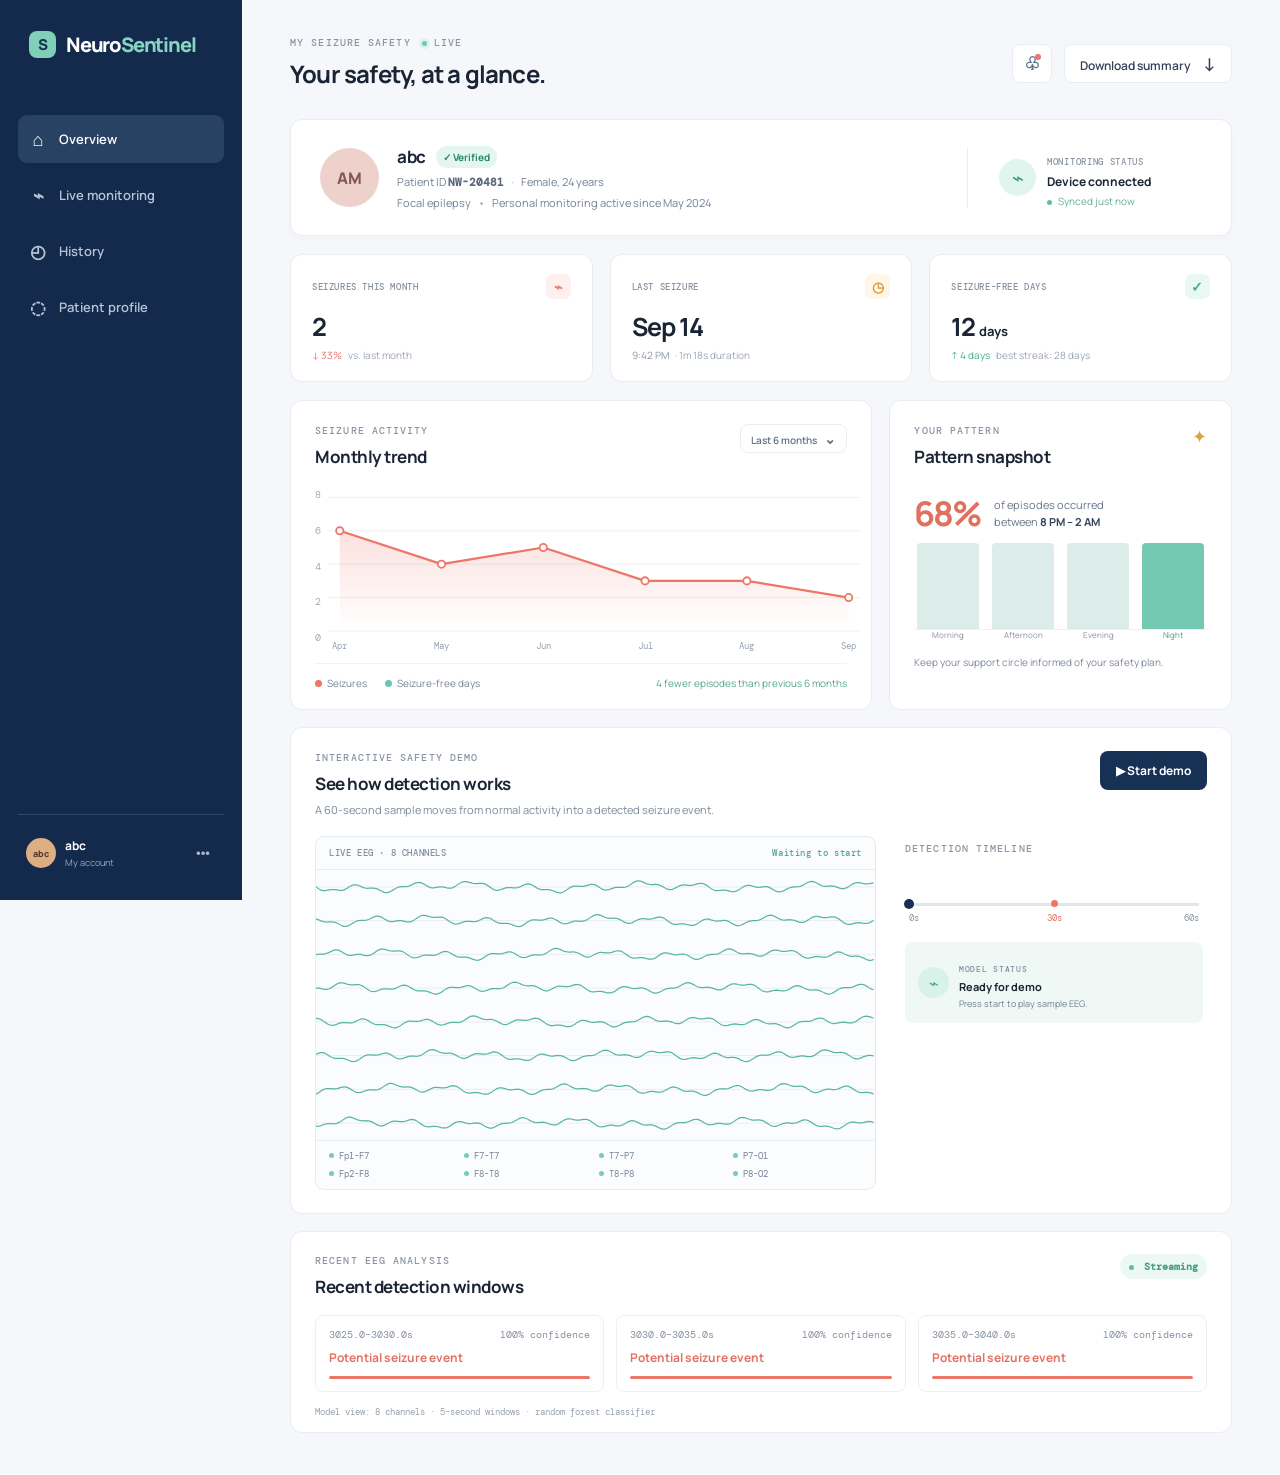
<file: index.html>
<!doctype html>
<html lang="en">
  <head>
    <meta charset="UTF-8" />
    <meta name="viewport" content="width=device-width, initial-scale=1.0" />
    <title>Seizure monitoring</title>
    <link rel="preconnect" href="https://fonts.googleapis.com" />
    <link rel="preconnect" href="https://fonts.gstatic.com" crossorigin />
    <link href="https://fonts.googleapis.com/css2?family=DM+Mono:wght@400;500&family=Manrope:wght@400;500;600;700;800&display=swap" rel="stylesheet" />
    <link rel="stylesheet" href="styles.css" />
  </head>
  <body>
    <main class="shell">
      <aside class="sidebar">
        <a class="brand" href="#overview"><span class="brand-mark">S</span><span>Neuro<span>Sentinel</span></span></a>
        <nav aria-label="Main navigation">
          <a class="active" href="#overview"><span>⌂</span>Overview</a>
          <a href="#monitoring"><span>⌁</span>Live monitoring</a>
          <a href="#history"><span>◴</span>History</a>
          <a href="#profile"><span>◌</span>Patient profile</a>
        </nav>
        <section class="clinician">
          <div class="avatar small">abc</div><div><strong>abc</strong><small>My account</small></div>
          <button class="more" aria-label="More options">•••</button>
        </section>
      </aside>

      <section class="content" id="overview">
        <header class="topbar">
          <div><p class="eyebrow">MY SEIZURE SAFETY <span class="pulse-dot"></span> LIVE</p><h1>Your safety, at a glance.</h1></div>
          <div class="header-actions"><button class="icon-button" aria-label="Notifications">♧<i></i></button><button class="export" id="exportBtn">Download summary <span>↓</span></button></div>
        </header>

        <section class="profile-card" id="profile">
          <div class="profile-main"><div class="avatar patient">AM</div><div><div class="name-line"><h2>abc</h2><span class="verified">✓ Verified</span></div><p>Patient ID <strong>NW-20481</strong> <b>·</b> Female, 24 years</p><p class="condition">Focal epilepsy <span>•</span> Personal monitoring active since May 2024</p></div></div>
          <div class="monitor-status"><span class="status-orb">⌁</span><div><small>MONITORING STATUS</small><strong>Device connected</strong><p><i></i> Synced just now</p></div></div>
        </section>

        <section class="metrics" aria-label="Patient metrics">
          <article><div class="metric-label">SEIZURES THIS MONTH <span class="metric-icon red">⌁</span></div><strong>2</strong><p class="down">↓ 33% <span>vs. last month</span></p></article>
          <article><div class="metric-label">LAST SEIZURE <span class="metric-icon amber">◷</span></div><strong>Sep 14</strong><p>9:42 PM <span>· 1m 18s duration</span></p></article>
          <article><div class="metric-label">SEIZURE-FREE DAYS <span class="metric-icon green">✓</span></div><strong>12 <small>days</small></strong><p class="up">↑ 4 days <span>best streak: 28 days</span></p></article>
        </section>

        <section class="dashboard-grid" id="history">
          <article class="trend-card"><div class="card-heading"><div><p class="eyebrow">SEIZURE ACTIVITY</p><h2>Monthly trend</h2></div><button class="select" id="rangeBtn">Last 6 months <span>⌄</span></button></div><div class="chart-wrap"><div class="y-axis"><span>8</span><span>6</span><span>4</span><span>2</span><span>0</span></div><svg id="trendChart" role="img" aria-label="Monthly seizure trend from April through September"></svg></div><div class="chart-key"><span><i class="dot coral"></i>Seizures</span><span><i class="dot mint"></i>Seizure-free days</span><p>4 fewer episodes than previous 6 months</p></div></article>

          <article class="insight-card"><div class="card-heading"><div><p class="eyebrow">YOUR PATTERN</p><h2>Pattern snapshot</h2></div><span class="spark">✦</span></div><div class="insight-stat"><strong>68%</strong><p>of episodes occurred<br>between <b>8 PM – 2 AM</b></p></div><div class="time-bars" aria-label="Episode distribution by time of day"><span style="height:18%">Morning</span><span style="height:31%">Afternoon</span><span style="height:48%">Evening</span><span class="selected" style="height:92%">Night</span></div><p class="note">Keep your support circle informed of your safety plan.</p></article>
        </section>

        <section class="demo-card" id="monitoring">
          <div class="card-heading"><div><p class="eyebrow">INTERACTIVE SAFETY DEMO</p><h2>See how detection works</h2><p class="demo-subtitle">A 60-second sample moves from normal activity into a detected seizure event.</p></div><button class="demo-button" id="demoBtn"><span>▶</span> Start demo</button></div>
          <div class="demo-layout"><div class="eeg-panel"><div class="eeg-head"><span>LIVE EEG · 8 CHANNELS</span><span id="signalState">Waiting to start</span></div><canvas id="eegCanvas" width="760" height="270" aria-label="Animated eight channel EEG signal graph"></canvas><div class="channel-legend"><span>Fp1-F7</span><span>F7-T7</span><span>T7-P7</span><span>P7-O1</span><span>Fp2-F8</span><span>F8-T8</span><span>T8-P8</span><span>P8-O2</span></div></div><div class="demo-status"><p class="eyebrow">DETECTION TIMELINE</p><div class="timeline"><i id="timelineFill"></i><span class="timeline-point start">0s</span><span class="timeline-point event">30s</span><span class="timeline-point end">60s</span><b id="playhead"></b></div><div class="detection-state" id="detectionState"><span class="state-icon">⌁</span><div><small>MODEL STATUS</small><strong>Ready for demo</strong><p>Press start to play sample EEG.</p></div></div><div class="emergency-note" id="emergencyNote" aria-live="polite"><span>✓</span><div><strong>Emergency contacts notified</strong><p>Safety alert sent to Maya and Rahul.</p></div></div></div></div>
        </section>

        <section class="live-card"><div class="card-heading"><div><p class="eyebrow">RECENT EEG ANALYSIS</p><h2>Recent detection windows</h2></div><span class="live-chip"><i></i> Streaming</span></div><div id="detectionRows" class="detection-rows"></div><p class="model-note">Model view: 8 channels · 5-second windows · random forest classifier</p></section>
      </section>
    </main>
    <div class="toast" id="toast">Report download prepared</div>
    <script src="app.js"></script>
  </body>
</html>
</file>
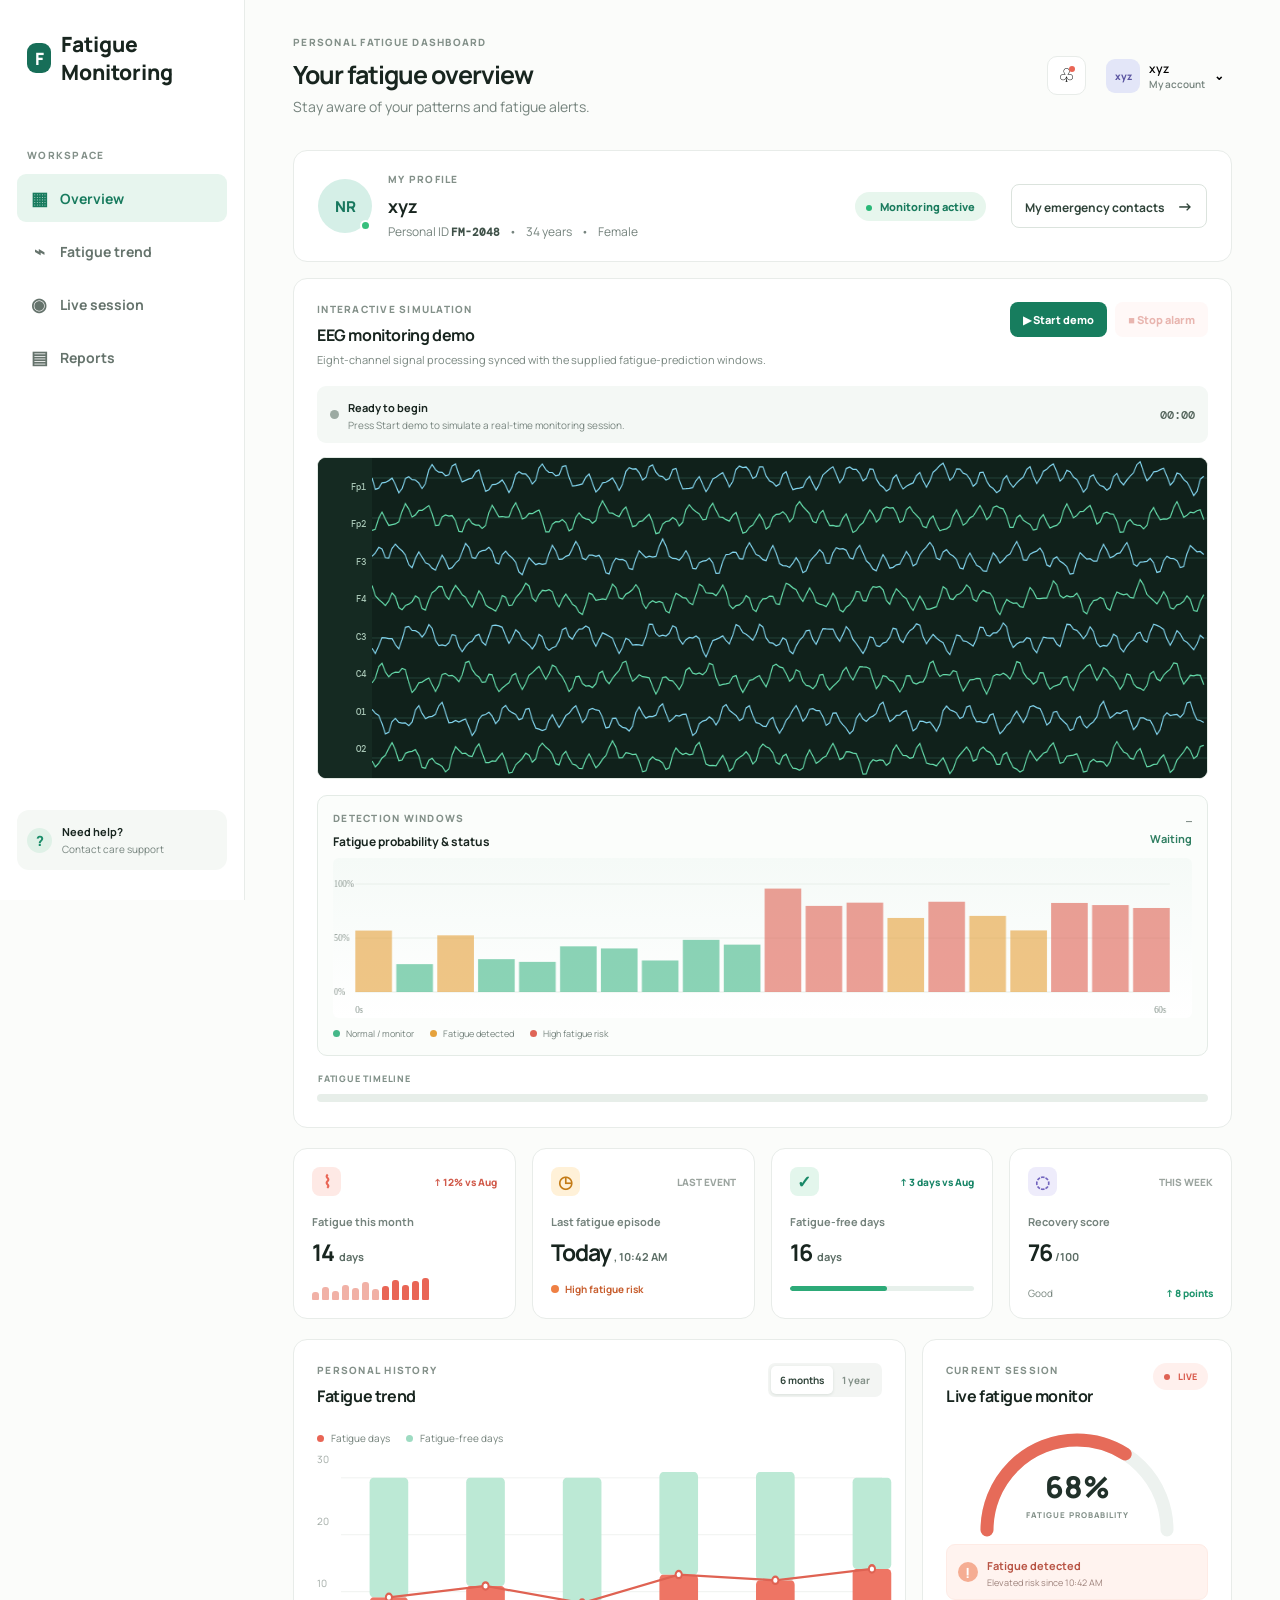
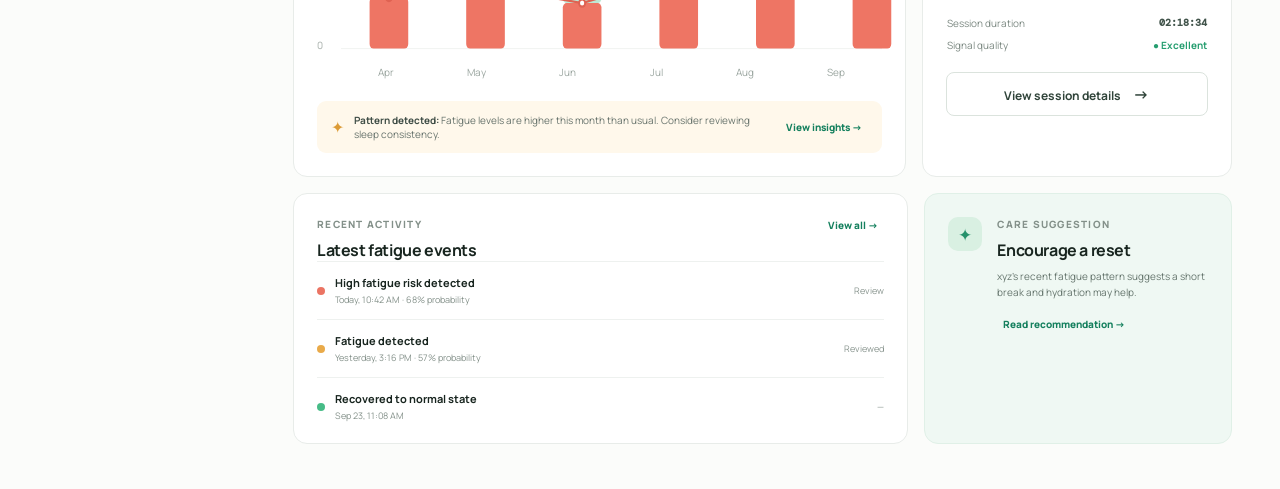
<file: fatigue_dashboard_package/index.html>
<!doctype html>
<html lang="en">
  <head>
    <meta charset="UTF-8" />
    <meta name="viewport" content="width=device-width, initial-scale=1.0" />
    <title>Fatigue Monitoring</title>
    <link rel="preconnect" href="https://fonts.googleapis.com" />
    <link rel="preconnect" href="https://fonts.gstatic.com" crossorigin />
    <link href="https://fonts.googleapis.com/css2?family=DM+Mono:wght@400;500&family=Manrope:wght@400;500;600;700;800&display=swap" rel="stylesheet" />
    <link rel="stylesheet" href="styles.css" />
    <link rel="stylesheet" href="demo.css" />
    <link rel="stylesheet" href="prediction.css" />
  </head>
  <body>
    <aside class="sidebar">
      <a class="brand" href="#"><span class="brand-mark">F</span><span>Fatigue Monitoring</span></a>
      <p class="eyebrow nav-label">WORKSPACE</p>
      <nav>
        <a class="nav-item active" href="#overview"><span>▦</span> Overview</a>
        <a class="nav-item" href="#trend"><span>⌁</span> Fatigue trend</a>
        <a class="nav-item" href="#session"><span>◉</span> Live session</a>
        <a class="nav-item" href="#reports"><span>▤</span> Reports</a>
      </nav>
      <div class="sidebar-foot">
        <div class="support-icon">?</div>
        <div><strong>Need help?</strong><small>Contact care support</small></div>
      </div>
    </aside>

    <main>
      <header>
        <div class="welcome"><p class="eyebrow">PERSONAL FATIGUE DASHBOARD</p><h1>Your fatigue overview</h1><p>Stay aware of your patterns and fatigue alerts.</p></div>
        <div class="header-actions"><button class="icon-btn" aria-label="Notifications">♧<i></i></button><button class="profile-chip"><span class="doctor-avatar">xyz</span><span>xyz<small>My account</small></span><b>⌄</b></button></div>
      </header>

      <section class="patient-card" id="overview">
        <div class="patient-main">
          <div class="patient-avatar">NR<span></span></div>
          <div><p class="eyebrow">MY PROFILE</p><h2>xyz</h2><div class="patient-details"><span>Personal ID <b>FM-2048</b></span><span>•</span><span>34 years</span><span>•</span><span>Female</span></div></div>
        </div>
        <div class="patient-actions"><span class="status-pill"><i></i> Monitoring active</span><button class="ghost-btn">My emergency contacts <span>→</span></button></div>
      </section>

      <section class="panel demo-panel" aria-labelledby="demoTitle">
        <div class="panel-heading"><div><p class="eyebrow">INTERACTIVE SIMULATION</p><h3 id="demoTitle">EEG monitoring demo</h3><p class="demo-subtitle">Eight-channel signal processing synced with the supplied fatigue-prediction windows.</p></div><div class="demo-actions"><button class="demo-btn" id="startDemo">▶ Start demo</button><button class="stop-btn" id="stopDemo" disabled>■ Stop alarm</button></div></div>
        <div class="demo-status" id="demoStatus"><span class="status-light"></span><div><b>Ready to begin</b><p>Press Start demo to simulate a real-time monitoring session.</p></div><span class="demo-time" id="demoTime">00:00</span></div>
        <div class="eeg-area"><div class="channel-labels" id="channelLabels"></div><canvas id="eegCanvas" width="1000" height="320" aria-label="Real-time eight-channel EEG signal graph"></canvas></div>
        <div class="prediction-panel"><div class="prediction-header"><div><p class="eyebrow">DETECTION WINDOWS</p><h4>Fatigue probability &amp; status</h4></div><div class="window-readout"><span id="windowRange">—</span><b id="windowProbability">Waiting</b></div></div><canvas id="predictionCanvas" width="1000" height="160" aria-label="Synced fatigue prediction probability graph"></canvas><div class="prediction-legend"><span><i class="legend-normal"></i> Normal / monitor</span><span><i class="legend-detected"></i> Fatigue detected</span><span><i class="legend-high"></i> High fatigue risk</span></div></div>
        <div class="demo-timeline"><div class="timeline-head"><span>FATIGUE TIMELINE</span></div><div class="timeline-track"><i id="timelineProgress"></i></div></div>
      </section>

      <section class="metrics">
        <article class="metric-card focus"><div class="metric-top"><span class="metric-icon coral">⌇</span><span class="delta up">↑ 12% vs Aug</span></div><p>Fatigue this month</p><h2>14<span> days</span></h2><div class="micro-bars" id="fatigueBars"></div></article>
        <article class="metric-card"><div class="metric-top"><span class="metric-icon amber">◷</span><span class="muted-label">LAST EVENT</span></div><p>Last fatigue episode</p><h2>Today<span>, 10:42 AM</span></h2><div class="severity-line"><span></span><b>High fatigue risk</b></div></article>
        <article class="metric-card"><div class="metric-top"><span class="metric-icon mint">✓</span><span class="delta good">↑ 3 days vs Aug</span></div><p>Fatigue-free days</p><h2>16<span> days</span></h2><div class="progress"><span style="width:53%"></span></div></article>
        <article class="metric-card score-card"><div class="metric-top"><span class="metric-icon violet">◌</span><span class="muted-label">THIS WEEK</span></div><p>Recovery score</p><h2>76<span>/100</span></h2><div class="score-caption">Good <span>↑ 8 points</span></div></article>
      </section>

      <section class="dashboard-grid" id="trend">
        <article class="panel trend-panel"><div class="panel-heading"><div><p class="eyebrow">PERSONAL HISTORY</p><h3>Fatigue trend</h3></div><div class="chart-control"><button class="active">6 months</button><button>1 year</button></div></div><div class="legend"><span><i class="legend-dot fatigue"></i> Fatigue days</span><span><i class="legend-dot clear"></i> Fatigue-free days</span></div><div class="chart-wrap"><div class="y-labels"><span>30</span><span>20</span><span>10</span><span>0</span></div><svg id="trendChart" viewBox="0 0 700 236" preserveAspectRatio="none" aria-label="Six-month fatigue trend chart"></svg></div><div class="x-labels"><span>Apr</span><span>May</span><span>Jun</span><span>Jul</span><span>Aug</span><span>Sep</span></div><div class="insight"><span class="insight-star">✦</span><p><b>Pattern detected:</b> Fatigue levels are higher this month than usual. Consider reviewing sleep consistency.</p><button>View insights →</button></div></article>

        <article class="panel session-panel" id="session"><div class="panel-heading"><div><p class="eyebrow">CURRENT SESSION</p><h3>Live fatigue monitor</h3></div><span class="live-pill"><i></i> LIVE</span></div><div class="gauge-wrap"><svg class="gauge" viewBox="0 0 220 120"><path d="M20,110 A90,90 0 0,1 200,110" pathLength="100" class="gauge-track"/><path d="M20,110 A90,90 0 0,1 200,110" pathLength="100" class="gauge-value"/><text x="110" y="78" text-anchor="middle" class="gauge-number">68%</text><text x="110" y="98" text-anchor="middle" class="gauge-caption">FATIGUE PROBABILITY</text></svg></div><div class="session-alert"><span>!</span><div><b>Fatigue detected</b><p>Elevated risk since 10:42 AM</p></div></div><div class="session-meta"><span>Session duration <b>02:18:34</b></span><span>Signal quality <b class="signal">● Excellent</b></span></div><button class="full-btn" id="detailsButton">View session details <span>→</span></button></article>
      </section>

      <section class="bottom-grid" id="reports"><article class="panel activity"><div class="panel-heading"><div><p class="eyebrow">RECENT ACTIVITY</p><h3>Latest fatigue events</h3></div><button class="text-btn">View all →</button></div><div class="events"><div><span class="event-dot red"></span><p><b>High fatigue risk detected</b><small>Today, 10:42 AM · 68% probability</small></p><em>Review</em></div><div><span class="event-dot orange"></span><p><b>Fatigue detected</b><small>Yesterday, 3:16 PM · 57% probability</small></p><em>Reviewed</em></div><div><span class="event-dot green"></span><p><b>Recovered to normal state</b><small>Sep 23, 11:08 AM</small></p><em>—</em></div></div></article><article class="panel tip"><span class="tip-icon">✦</span><div><p class="eyebrow">CARE SUGGESTION</p><h3>Encourage a reset</h3><p>xyz’s recent fatigue pattern suggests a short break and hydration may help.</p><button class="text-btn">Read recommendation →</button></div></article></section>
    </main>
    <div class="toast" id="toast">Session details would open here in the full app.</div>
    <div class="emergency-alert" id="emergencyAlert" role="alert"><span class="alert-symbol">!</span><div><b>Fatigue detected</b><p>Alarm is active. Emergency contacts have been notified.</p></div><button id="dismissAlert" aria-label="Close notification">×</button></div>
    <script src="app.js"></script>
    <script src="demo.js"></script>
  </body>
</html>
</file>
<file: styles.css>
:root{--ink:#1a2435;--muted:#728096;--line:#e8edf2;--paper:#fff;--canvas:#f5f7fa;--navy:#142a4d;--coral:#ed7668;--mint:#6ac6af;--amber:#edb65b}*{box-sizing:border-box}body{margin:0;background:var(--canvas);color:var(--ink);font-family:Manrope,Arial,sans-serif}.shell{display:flex;min-height:100vh}.sidebar{background:var(--navy);color:#d6e1f1;width:242px;padding:31px 18px;display:flex;flex-direction:column;position:fixed;inset:0 auto 0 0}.brand{color:#fff;text-decoration:none;font-size:20px;font-weight:800;letter-spacing:-1.2px;display:flex;align-items:center;gap:10px;padding:0 11px}.brand>span:last-child span{color:#87d5c1}.brand-mark{display:grid;place-items:center;background:#80cfb8;color:#163052;width:27px;height:27px;border-radius:8px;font-size:15px}.sidebar nav{margin-top:57px;display:grid;gap:8px}.sidebar nav a{color:#b7c4d6;text-decoration:none;padding:12px;border-radius:9px;font-size:13px;font-weight:600;display:flex;gap:13px;align-items:center}.sidebar nav a span{font-size:18px;width:16px;text-align:center}.sidebar nav a.active,.sidebar nav a:hover{background:#284263;color:#fff}.clinician{margin-top:auto;border-top:1px solid #304966;padding:22px 8px 0;display:flex;align-items:center;gap:9px;font-size:11px}.clinician strong{display:block;color:#fff;font-size:12px}.clinician small{color:#92a7bf}.avatar{border-radius:50%;display:grid;place-items:center;font-weight:800}.avatar.small{height:30px;width:30px;background:#dcae82;color:#543d2d;font-size:9px}.more{margin-left:auto;border:0;background:transparent;color:#a8bad0;cursor:pointer}.content{margin-left:242px;padding:36px 48px 42px;width:calc(100% - 242px);max-width:1600px}.topbar{display:flex;justify-content:space-between;align-items:center;margin-bottom:29px}.eyebrow{font:500 10px 'DM Mono',monospace;color:#8994a4;letter-spacing:1.1px;margin:0 0 8px}.pulse-dot{height:5px;width:5px;background:#70c7ae;border-radius:50%;display:inline-block;margin-left:4px;box-shadow:0 0 0 3px #ddf4ec}.topbar h1{font-size:24px;margin:0;letter-spacing:-.8px}.header-actions{display:flex;gap:12px;align-items:center}.icon-button,.export,.select{font:600 12px Manrope;border:1px solid var(--line);background:#fff;border-radius:8px;height:39px;cursor:pointer}.icon-button{width:40px;position:relative;font-size:18px;color:#607089}.icon-button i{position:absolute;width:6px;height:6px;border-radius:50%;background:var(--coral);right:10px;top:9px}.export{padding:0 15px;color:#344157}.export span{font-size:18px;margin-left:10px}.profile-card{background:var(--paper);border:1px solid var(--line);border-radius:12px;padding:25px 29px;display:flex;align-items:center;justify-content:space-between;box-shadow:0 3px 9px #22355305}.profile-main{display:flex;align-items:center;gap:18px}.avatar.patient{width:59px;height:59px;background:#efd1cc;color:#855852;font-size:16px}.name-line{display:flex;align-items:center;gap:10px}.name-line h2,.card-heading h2{margin:0;font-size:17px;letter-spacing:-.5px}.verified{font-size:10px;color:#27896f;background:#e4f6ef;padding:4px 7px;border-radius:13px;font-weight:700}.profile-card p{color:var(--muted);font-size:11px;margin:6px 0 0}.profile-card p strong{font-family:'DM Mono';color:#59677a}.profile-card b{padding:0 5px;color:#c4cbd4}.condition span{color:#7bbaaa;margin:0 5px}.monitor-status{border-left:1px solid var(--line);padding-left:31px;display:flex;gap:11px;align-items:center;min-width:235px}.status-orb{height:37px;width:37px;background:#dff5ed;color:#319b81;display:grid;place-items:center;border-radius:50%;font-size:20px}.monitor-status small{font:500 9px 'DM Mono';color:#8c96a5;letter-spacing:.7px}.monitor-status strong{display:block;font-size:12px;margin-top:3px}.monitor-status p{color:#67ad99;margin:4px 0 0;font-size:10px}.monitor-status p i,.live-chip i{display:inline-block;border-radius:50%;height:5px;width:5px;background:#5bc1a4;margin-right:4px}.metrics{display:grid;grid-template-columns:repeat(3,1fr);gap:17px;margin:18px 0}.metrics article,.trend-card,.insight-card,.live-card{background:#fff;border:1px solid var(--line);border-radius:12px}.metrics article{padding:19px 21px}.metric-label{font:500 9px 'DM Mono';letter-spacing:.6px;color:#8792a1;display:flex;justify-content:space-between;align-items:center}.metric-icon{height:25px;width:25px;border-radius:7px;display:grid;place-items:center;font:bold 14px Arial}.red{background:#fdf0ee;color:var(--coral)}.amber{background:#fff6e8;color:#d99a3a}.green{background:#e9f8f2;color:#4bab91}.metrics strong{display:block;font-size:25px;line-height:1;margin-top:15px;letter-spacing:-1px}.metrics strong small{font-size:13px;letter-spacing:0}.metrics p{font-size:10px;margin:9px 0 0;color:#8995a6}.metrics p span{color:#9ba6b5;margin-left:4px}.metrics .down{color:#e17769}.metrics .up{color:#49a98e}.dashboard-grid{display:grid;grid-template-columns:1.7fr 1fr;gap:17px}.trend-card,.insight-card{padding:23px 24px 19px}.card-heading{display:flex;justify-content:space-between;align-items:flex-start}.select{height:29px;color:#627085;padding:0 10px;font-size:10px}.select span{font-size:14px;margin-left:5px}.chart-wrap{height:185px;margin-top:10px;display:flex}.y-axis{font:10px 'DM Mono';color:#a2acb9;display:flex;justify-content:space-between;flex-direction:column;padding:10px 7px 19px 0}#trendChart{width:100%;height:100%;overflow:visible}.gridline{stroke:#edf0f4;stroke-width:1}.area{fill:url(#areaFill)}.line{fill:none;stroke:var(--coral);stroke-width:2.5;stroke-linejoin:round;stroke-linecap:round}.point{fill:#fff;stroke:var(--coral);stroke-width:2}.month{fill:#94a0af;font:10px 'DM Mono'}.chart-key{border-top:1px solid #f1f2f5;padding-top:12px;display:flex;gap:18px;align-items:center;color:#778496;font-size:10px}.chart-key p{margin:0 0 0 auto;color:#55a58e}.dot{display:inline-block;height:7px;width:7px;border-radius:50%;margin-right:5px}.coral{background:var(--coral)}.mint{background:var(--mint)}.spark{color:#dca344;font-size:18px}.insight-stat{display:flex;gap:13px;align-items:center;margin:22px 0 15px}.insight-stat strong{font-size:34px;letter-spacing:-2px;color:#df715f}.insight-stat p{font-size:11px;color:#68778c;line-height:1.55;margin:0}.insight-stat b{color:#34455e}.time-bars{height:79px;display:flex;align-items:flex-end;gap:13px;border-bottom:1px solid #edf0f4;padding:0 3px}.time-bars span{background:#dcece8;flex:1;border-radius:4px 4px 0 0;color:#81919e;font-size:8px;padding-top:86px;text-align:center;position:relative}.time-bars .selected{background:#75c9b3;color:#4b9e89}.note{font-size:10px;color:#7c899a;margin:25px 0 0}.live-card{margin-top:17px;padding:22px 24px 14px}.live-chip{font:600 10px 'DM Mono';color:#479d87;background:#ecf8f4;padding:6px 9px;border-radius:20px}.detection-rows{margin-top:17px;display:grid;grid-template-columns:repeat(3,1fr);gap:12px}.detection{border:1px solid #edf0f3;border-radius:8px;padding:12px 13px}.detection header{display:flex;justify-content:space-between;font:10px 'DM Mono';color:#8591a1}.detection strong{font-size:12px;margin-top:8px;display:block}.detection .normal{color:#4dab91}.detection .seizure{color:#e27163}.probability{height:3px;border-radius:3px;background:#edf0f4;margin-top:10px;overflow:hidden}.probability i{display:block;height:100%;background:#6fc4ad}.probability.alert i{background:#ed7668}.model-note{color:#98a2b0;font-size:9px;margin:14px 0 0;font-family:'DM Mono'}.toast{position:fixed;bottom:25px;right:25px;background:#173154;color:#fff;padding:12px 18px;border-radius:8px;font-size:12px;opacity:0;transform:translateY(10px);transition:.25s;pointer-events:none}.toast.show{opacity:1;transform:none}@media(max-width:900px){.sidebar{width:72px;padding:25px 10px}.brand>span:last-child,.sidebar nav a:not(.active)::after,.sidebar nav a{font-size:0}.brand{padding:0;justify-content:center}.sidebar nav a{justify-content:center;padding:13px}.sidebar nav a span{font-size:19px}.clinician{justify-content:center}.clinician>div:not(.avatar),.more{display:none}.content{margin-left:72px;width:calc(100% - 72px);padding:30px}.monitor-status{display:none}.dashboard-grid{grid-template-columns:1fr}.profile-card{padding:20px}}@media(max-width:620px){.content{margin-left:0;width:100%;padding:22px 16px 90px}.sidebar{top:auto;width:100%;height:64px;z-index:5;padding:8px;display:block}.brand,.clinician{display:none}.sidebar nav{margin:0;display:flex;justify-content:space-around}.sidebar nav a{padding:8px}.sidebar nav a:nth-child(n+4){display:none}.topbar h1{font-size:19px}.export{font-size:0;width:40px;padding:0}.export span{font-size:18px;margin:0}.profile-main{gap:12px}.profile-card{padding:17px}.profile-card .condition{display:none}.name-line h2{font-size:15px}.metrics{grid-template-columns:1fr;gap:9px}.metrics article{padding:15px}.dashboard-grid{gap:9px}.trend-card,.insight-card,.live-card{padding:18px}.detection-rows{grid-template-columns:1fr}.chart-key p{display:none}}
 .demo-card{margin-top:17px;background:#fff;border:1px solid var(--line);border-radius:12px;padding:23px 24px}.demo-subtitle{font-size:11px;color:#7d899a;margin:7px 0 0}.demo-button{border:0;background:#173154;color:#fff;border-radius:8px;padding:11px 16px;font:700 12px Manrope;cursor:pointer}.demo-button.running{background:#e46e60}.demo-layout{display:grid;grid-template-columns:1.65fr .9fr;gap:25px;margin-top:19px}.eeg-panel{border:1px solid #e6ebf0;border-radius:9px;background:#fbfcfe;overflow:hidden}.eeg-head{display:flex;justify-content:space-between;padding:10px 13px;border-bottom:1px solid #e9edf2;font:500 9px 'DM Mono';letter-spacing:.6px;color:#8290a1}.eeg-head span:last-child{color:#54a88f}#eegCanvas{display:block;width:100%;height:270px;background:#fbfcfe}.channel-legend{display:grid;grid-template-columns:repeat(4,1fr);gap:6px;padding:9px 13px;border-top:1px solid #e9edf2;font:9px 'DM Mono';color:#748398}.channel-legend span:before{content:'';display:inline-block;width:5px;height:5px;margin:0 5px 1px 0;border-radius:50%;background:#79cbb6}.demo-status{padding:6px 4px}.timeline{height:32px;position:relative;margin:19px 4px 25px;border-bottom:3px solid #dfe6ec}.timeline i{position:absolute;bottom:-3px;height:3px;width:0;background:#6bc5ad}.timeline-point{position:absolute;bottom:-21px;font:9px 'DM Mono';color:#8a97a7}.timeline-point.start{left:0}.timeline-point.event{left:50%;transform:translateX(-50%);color:#df7466}.timeline-point.end{right:0}.timeline-point.event:before{content:'';position:absolute;bottom:17px;left:50%;height:7px;width:7px;border-radius:50%;background:#ed7668;transform:translateX(-50%)}#playhead{position:absolute;bottom:-6px;left:0;width:10px;height:10px;border-radius:50%;background:#173154;transform:translateX(-50%)}.detection-state{margin-top:36px;background:#eff8f5;border-radius:8px;padding:13px;display:flex;gap:10px;align-items:center}.detection-state.alert{background:#fff0ee}.state-icon{display:grid;place-items:center;height:31px;width:31px;border-radius:50%;background:#d8f2e9;color:#3ca88c;font-size:16px}.detection-state.alert .state-icon{background:#ffd8d3;color:#dc6154}.detection-state small{font:500 8px 'DM Mono';letter-spacing:.7px;color:#7b8d99}.detection-state strong{display:block;font-size:11px;margin-top:2px}.detection-state p{font-size:9px;color:#718092;margin:3px 0 0}.emergency-note{display:none;margin-top:10px;border:1px solid #f0b1a9;background:#fff8f7;border-radius:8px;padding:10px;gap:8px;color:#d46053}.emergency-note.show{display:flex}.emergency-note>span{font-weight:bold}.emergency-note strong{display:block;font-size:10px}.emergency-note p{margin:2px 0 0;font-size:9px;color:#7c8999}@media(max-width:900px){.demo-layout{grid-template-columns:1fr}}@media(max-width:620px){.demo-card{padding:18px}.demo-card .card-heading{gap:12px}.demo-button{white-space:nowrap;padding:10px}.channel-legend{grid-template-columns:repeat(2,1fr)}#eegCanvas{height:240px}}
</file>
<file: fatigue_dashboard_package/styles.css>
:root{--ink:#18251f;--muted:#75837d;--line:#e8ece9;--soft:#f7f8f6;--green:#1a8d69;--mint:#dff5e9;--coral:#e96555;--amber:#e3a13f;--violet:#7466c7}*{box-sizing:border-box}body{margin:0;background:#fbfcfa;color:var(--ink);font-family:Manrope,Arial,sans-serif;font-size:14px}.sidebar{position:fixed;inset:0 auto 0 0;width:245px;border-right:1px solid var(--line);background:#fff;padding:30px 17px;display:flex;flex-direction:column}.brand{display:flex;gap:10px;align-items:center;color:var(--ink);font-size:21px;font-weight:800;text-decoration:none;padding:0 10px}.brand-mark{display:grid;place-items:center;width:30px;height:30px;border-radius:9px;background:#176e58;color:white;font-size:17px}.eyebrow{font-size:10px;letter-spacing:1.25px;color:#839089;font-weight:800;margin:0 0 8px}.nav-label{margin:62px 10px 12px}nav{display:grid;gap:5px}.nav-item{color:#65736c;text-decoration:none;padding:12px 13px;border-radius:9px;font-weight:700;display:flex;gap:12px;align-items:center}.nav-item span{font-size:18px;width:18px;text-align:center}.nav-item.active{background:#e7f5ee;color:#187b5e}.sidebar-foot{margin-top:auto;background:#f5f8f5;border-radius:12px;padding:14px 10px;display:flex;gap:10px;align-items:center}.sidebar-foot strong,.sidebar-foot small{display:block;font-size:11px}.sidebar-foot small{color:var(--muted);margin-top:3px;font-size:10px}.support-icon{width:25px;height:25px;display:grid;place-items:center;border-radius:50%;background:#dff1e7;color:var(--green);font-weight:800}main{margin-left:245px;max-width:1500px;padding:35px 48px 45px}header,.patient-card,.panel-heading,.metric-top,.patient-main,.patient-actions,.header-actions{display:flex;align-items:center;justify-content:space-between}.welcome h1{font-size:25px;letter-spacing:-1px;margin:0 0 5px}.welcome>p:last-child{margin:0;color:var(--muted)}.header-actions{gap:16px}.icon-btn{width:39px;height:39px;border-radius:10px;border:1px solid var(--line);background:#fff;font-size:19px;position:relative}.icon-btn i{position:absolute;width:6px;height:6px;background:var(--coral);border-radius:50%;top:9px;right:10px}.profile-chip{display:flex;align-items:center;gap:9px;padding:4px 8px 4px 4px;border:0;background:transparent;text-align:left;font:600 12px Manrope}.profile-chip small{display:block;color:var(--muted);font-size:10px}.doctor-avatar{display:grid;place-items:center;width:34px;height:34px;border-radius:9px;background:#e3e6f8;color:#5b55a1;font-size:10px;font-weight:800}.patient-card{margin-top:34px;border:1px solid var(--line);background:white;border-radius:14px;padding:21px 24px}.patient-main{gap:16px}.patient-avatar{display:grid;place-items:center;width:54px;height:54px;border-radius:50%;background:#d5efe7;color:#19785f;font-size:15px;font-weight:800;position:relative}.patient-avatar span{position:absolute;right:1px;bottom:2px;width:11px;height:11px;border-radius:50%;background:#38bf7d;border:2px solid white}.patient-card h2{font-size:18px;margin:0 0 5px}.patient-details{color:var(--muted);font-size:12px;display:flex;gap:9px}.patient-details b{font-family:'DM Mono';font-size:11px;color:#3e5047}.patient-actions{gap:25px}.status-pill,.live-pill{color:#197b5d;background:#e7f6ed;border-radius:20px;padding:7px 11px;font-size:11px;font-weight:800}.status-pill i,.live-pill i{display:inline-block;width:6px;height:6px;border-radius:50%;background:#29b877;margin-right:6px}.ghost-btn,.full-btn{font:700 12px Manrope;border-radius:8px;padding:10px 13px;border:1px solid #dbe3dd;background:white;color:#2f4339}.ghost-btn span,.full-btn span{font-size:16px;margin-left:10px}.metrics{display:grid;grid-template-columns:repeat(4,1fr);gap:16px;margin:20px 0}.metric-card,.panel{background:#fff;border:1px solid var(--line);border-radius:14px}.metric-card{min-height:166px;padding:18px}.metric-top{margin-bottom:18px}.metric-icon{width:29px;height:29px;display:grid;place-items:center;border-radius:8px;font-size:17px;font-weight:bold}.coral{background:#fee9e5;color:var(--coral)}.amber{background:#fff1d8;color:#c47b16}.mint{background:#e3f6ec;color:#188867}.violet{background:#eeecfb;color:#7264be}.delta,.muted-label{font-size:10px;font-weight:800}.delta.up{color:#d15b4b}.delta.good{color:#188567}.muted-label{color:#9ba49f}.metric-card p{color:var(--muted);font-size:11px;font-weight:700;margin:0 0 7px}.metric-card h2{margin:0;font-size:23px;letter-spacing:-1px}.metric-card h2 span{font-size:11px;letter-spacing:0;color:#5d6e66;margin-left:3px}.micro-bars{display:flex;gap:3px;height:22px;align-items:end;margin-top:10px}.micro-bars i{display:block;width:7px;border-radius:3px 3px 1px 1px;background:#f1b1a6}.micro-bars i:nth-last-child(-n+5){background:var(--coral)}.severity-line{display:flex;align-items:center;gap:6px;color:#c75d2d;font-size:10px;margin-top:14px;font-weight:800}.severity-line span{width:8px;height:8px;border-radius:50%;background:#ef8044}.progress{height:5px;border-radius:5px;background:#e7f0eb;margin-top:18px;overflow:hidden}.progress span{display:block;height:100%;background:#2daa78;border-radius:inherit}.score-caption{color:#76847d;font-size:10px;margin-top:18px}.score-caption span{float:right;color:#1d946c;font-weight:800}.dashboard-grid{display:grid;grid-template-columns:minmax(0,1.7fr) minmax(310px,.85fr);gap:16px}.panel{padding:23px}.panel-heading{align-items:flex-start}.panel h3{font-size:16px;margin:0;letter-spacing:-.4px}.chart-control{padding:3px;background:#f3f5f3;border-radius:7px}.chart-control button{border:0;background:transparent;color:#839088;font:700 10px Manrope;padding:7px 9px;border-radius:5px}.chart-control button.active{background:white;color:#31453b;box-shadow:0 1px 3px #d8dfda}.legend{display:flex;gap:16px;color:#74827b;font-size:10px;margin:24px 0 5px}.legend-dot{display:inline-block;width:7px;height:7px;border-radius:50%;margin-right:5px}.legend-dot.fatigue{background:var(--coral)}.legend-dot.clear{background:#9edbc2}.chart-wrap{display:flex;height:215px}.y-labels{display:flex;width:24px;flex-direction:column;justify-content:space-between;color:#a1aaa5;font-size:10px;padding:2px 0 13px}.chart-wrap svg{width:calc(100% - 24px);overflow:visible}.grid-line{stroke:#edf0ee;stroke-width:1}.bar-fatigue{fill:#ee7564}.bar-clear{fill:#bce9d5}.bar-sep{stroke:#fff;stroke-width:2}.trend-dot{fill:#fff;stroke:#df6252;stroke-width:2.5}.trend-line{fill:none;stroke:#df6252;stroke-width:2.5}.x-labels{display:flex;justify-content:space-around;padding-left:24px;color:#9ba6a0;font-size:10px}.insight{margin-top:22px;padding:12px 14px;background:#fff8eb;border-radius:9px;display:flex;align-items:center;gap:10px}.insight-star{color:#dc9b36;font-size:16px}.insight p{margin:0;font-size:10px;color:#68746d;flex:1}.insight p b{color:#3f4d46}.insight button,.text-btn{border:0;background:transparent;color:#15805e;font:800 10px Manrope;white-space:nowrap}.live-pill{background:#fff0ed;color:#d95c4e;font-size:9px}.live-pill i{background:#df6254}.gauge-wrap{display:grid;place-items:center;margin:13px 0 4px}.gauge{width:220px}.gauge-track,.gauge-value{fill:none;stroke-width:13;stroke-linecap:round}.gauge-track{stroke:#edf2ef}.gauge-value{stroke:#e66b59;stroke-dasharray:68 100}.gauge-number{font:800 30px Manrope;fill:#21312a}.gauge-caption{font:800 8px Manrope;letter-spacing:1px;fill:#85928b}.session-alert{display:flex;gap:9px;align-items:center;background:#fff3ef;border:1px solid #feebe5;border-radius:9px;padding:10px 11px}.session-alert>span{width:20px;height:20px;display:grid;place-items:center;border-radius:50%;background:#f5ad93;color:white;font-weight:800}.session-alert b{font-size:11px;color:#b95546}.session-alert p{margin:2px 0 0;color:#9d827b;font-size:9px}.session-meta{display:grid;gap:8px;margin:16px 1px;color:#7c8982;font-size:10px}.session-meta b{float:right;color:#40534a;font-family:'DM Mono';font-size:10px}.session-meta b.signal{color:#269e70;font-family:Manrope}.full-btn{width:100%;margin-top:4px}.bottom-grid{display:grid;grid-template-columns:1.7fr .85fr;gap:16px;margin-top:16px}.activity{padding-bottom:8px}.events>div{display:grid;grid-template-columns:18px 1fr auto;align-items:center;padding:13px 0;border-top:1px solid #eef1ef}.events p{margin:0;font-size:11px}.events p small{display:block;font-size:9px;color:#84918a;margin-top:3px}.events em{font-style:normal;color:#89958f;font-size:9px}.event-dot{width:8px;height:8px;border-radius:50%}.red{background:#eb7463}.orange{background:#e9aa49}.green{background:#47bc87}.tip{background:#eff8f3;border-color:#e0f0e7;display:flex;gap:15px}.tip-icon{display:grid;place-items:center;flex:0 0 34px;height:34px;border-radius:10px;background:#d9f0e2;color:#25916b;font-size:17px}.tip p:not(.eyebrow){margin:8px 0 13px;color:#66766e;font-size:10px;line-height:1.55}.toast{position:fixed;right:25px;bottom:25px;padding:13px 17px;border-radius:9px;background:#263930;color:white;font-size:12px;box-shadow:0 8px 28px #24382a33;transform:translateY(90px);opacity:0;transition:.3s}.toast.show{transform:translateY(0);opacity:1}@media(max-width:1100px){.metrics{grid-template-columns:repeat(2,1fr)}.dashboard-grid,.bottom-grid{grid-template-columns:1fr}.session-panel{min-height:400px}}@media(max-width:720px){.sidebar{display:none}main{margin:0;padding:24px 16px}header{align-items:flex-start}.header-actions{display:none}.patient-card{align-items:flex-start;gap:16px;flex-direction:column}.patient-actions{width:100%;justify-content:space-between}.metrics{grid-template-columns:1fr}.patient-details{flex-wrap:wrap}.insight button{display:none}}
</file>
<file: fatigue_dashboard_package/demo.css>
.demo-panel{margin:16px 0}.demo-subtitle{margin:6px 0 0;color:#78867f;font-size:11px}.demo-actions{display:flex;gap:8px}.demo-btn,.stop-btn{border:0;border-radius:8px;padding:10px 13px;font:800 11px Manrope;cursor:pointer}.demo-btn{background:#177d5e;color:#fff}.stop-btn{background:#fff0ee;color:#ce5d50}.stop-btn:disabled{opacity:.45;cursor:not-allowed}.demo-status{display:flex;align-items:center;gap:9px;background:#f4f8f5;border-radius:9px;padding:11px 13px;margin:19px 0 14px}.status-light{width:9px;height:9px;background:#9caaa2;border-radius:50%}.demo-status.active .status-light{background:#2bad79;box-shadow:0 0 0 4px #d9f1e5}.demo-status.alerting{background:#fff2f0}.demo-status.alerting .status-light{background:#df5d4f;animation:pulse 1s infinite}.demo-status b{font-size:11px}.demo-status p{margin:2px 0 0;font-size:10px;color:#78857f}.demo-time{margin-left:auto;font:500 12px 'DM Mono';color:#52635a}.eeg-area{display:flex;border:1px solid #e3eae5;border-radius:9px;overflow:hidden;background:#10211b}.channel-labels{flex:0 0 54px;padding:10px 6px;background:#152a22;display:flex;flex-direction:column;justify-content:space-around;color:#a9c7b7;font:500 9px 'DM Mono';text-align:right}#eegCanvas{display:block;width:calc(100% - 54px);height:320px}.timeline-head{display:flex;justify-content:space-between;margin:15px 1px 9px;color:#809088;font:800 9px Manrope;letter-spacing:.8px}.timeline-head b{color:#277e60;font-size:9px}.timeline-track{height:8px;background:#e7eee9;border-radius:8px;position:relative}.timeline-track i{position:absolute;inset:0 auto 0 0;width:0;background:#2eae7d;border-radius:inherit;transition:width .1s}.marker{position:absolute;top:15px;font-size:9px;color:#819087}.marker.baseline{left:1%}.marker.alert{left:47%;color:#d76355}.marker.recovery{right:0}.demo-note{margin:25px 0 0;color:#829089;font-size:9px}.emergency-alert{position:fixed;z-index:5;right:24px;top:24px;width:min(390px,calc(100% - 32px));display:flex;align-items:center;gap:11px;background:#fff4f2;border:1px solid #f2b6ae;border-left:5px solid #df5d4f;border-radius:10px;padding:14px;box-shadow:0 14px 35px #7d31251e;transform:translateX(120%);transition:transform .35s}.emergency-alert.show{transform:translateX(0)}.alert-symbol{display:grid;place-items:center;flex:0 0 28px;height:28px;border-radius:50%;background:#e26b5c;color:white;font-weight:800}.emergency-alert b{color:#a54539;font-size:12px}.emergency-alert p{margin:3px 0 0;color:#8a6a66;font-size:10px}.emergency-alert button{border:0;background:none;font-size:22px;color:#a56c65;margin-left:auto;cursor:pointer}@keyframes pulse{50%{opacity:.35}}@media(max-width:720px){.panel-heading{gap:12px}.demo-actions{flex-direction:column}.demo-status{align-items:flex-start}.demo-time{margin-left:auto}.eeg-area{margin-left:-8px;margin-right:-8px}.channel-labels{flex-basis:45px}#eegCanvas{width:calc(100% - 45px)}}
</file>
<file: fatigue_dashboard_package/prediction.css>
.prediction-panel{margin-top:16px;padding:15px;border:1px solid #e4ebe6;border-radius:10px;background:#fbfdfb}.prediction-header{display:flex;align-items:center;justify-content:space-between}.prediction-header h4{margin:0;font-size:12px}.window-readout{text-align:right}.window-readout span{display:block;color:#7c8983;font:500 10px 'DM Mono'}.window-readout b{display:block;margin-top:3px;font-size:11px;color:#2e7d60}#predictionCanvas{display:block;width:100%;height:160px;margin-top:8px;background:linear-gradient(to bottom,#f5faf7,#fff);border-radius:6px}.prediction-legend{display:flex;gap:16px;margin-top:9px;color:#75837d;font-size:9px}.prediction-legend i{display:inline-block;width:7px;height:7px;border-radius:50%;margin-right:4px}.legend-normal{background:#45b889}.legend-detected{background:#e5a23c}.legend-high{background:#df6556}.timeline-track{overflow:hidden}.timeline-track i{background:#3ab583}.timeline-head{margin-top:16px}.demo-timeline{padding-bottom:2px}@media(max-width:520px){.prediction-header{align-items:flex-start;gap:12px}.prediction-legend{gap:8px;flex-wrap:wrap}}
</file>
